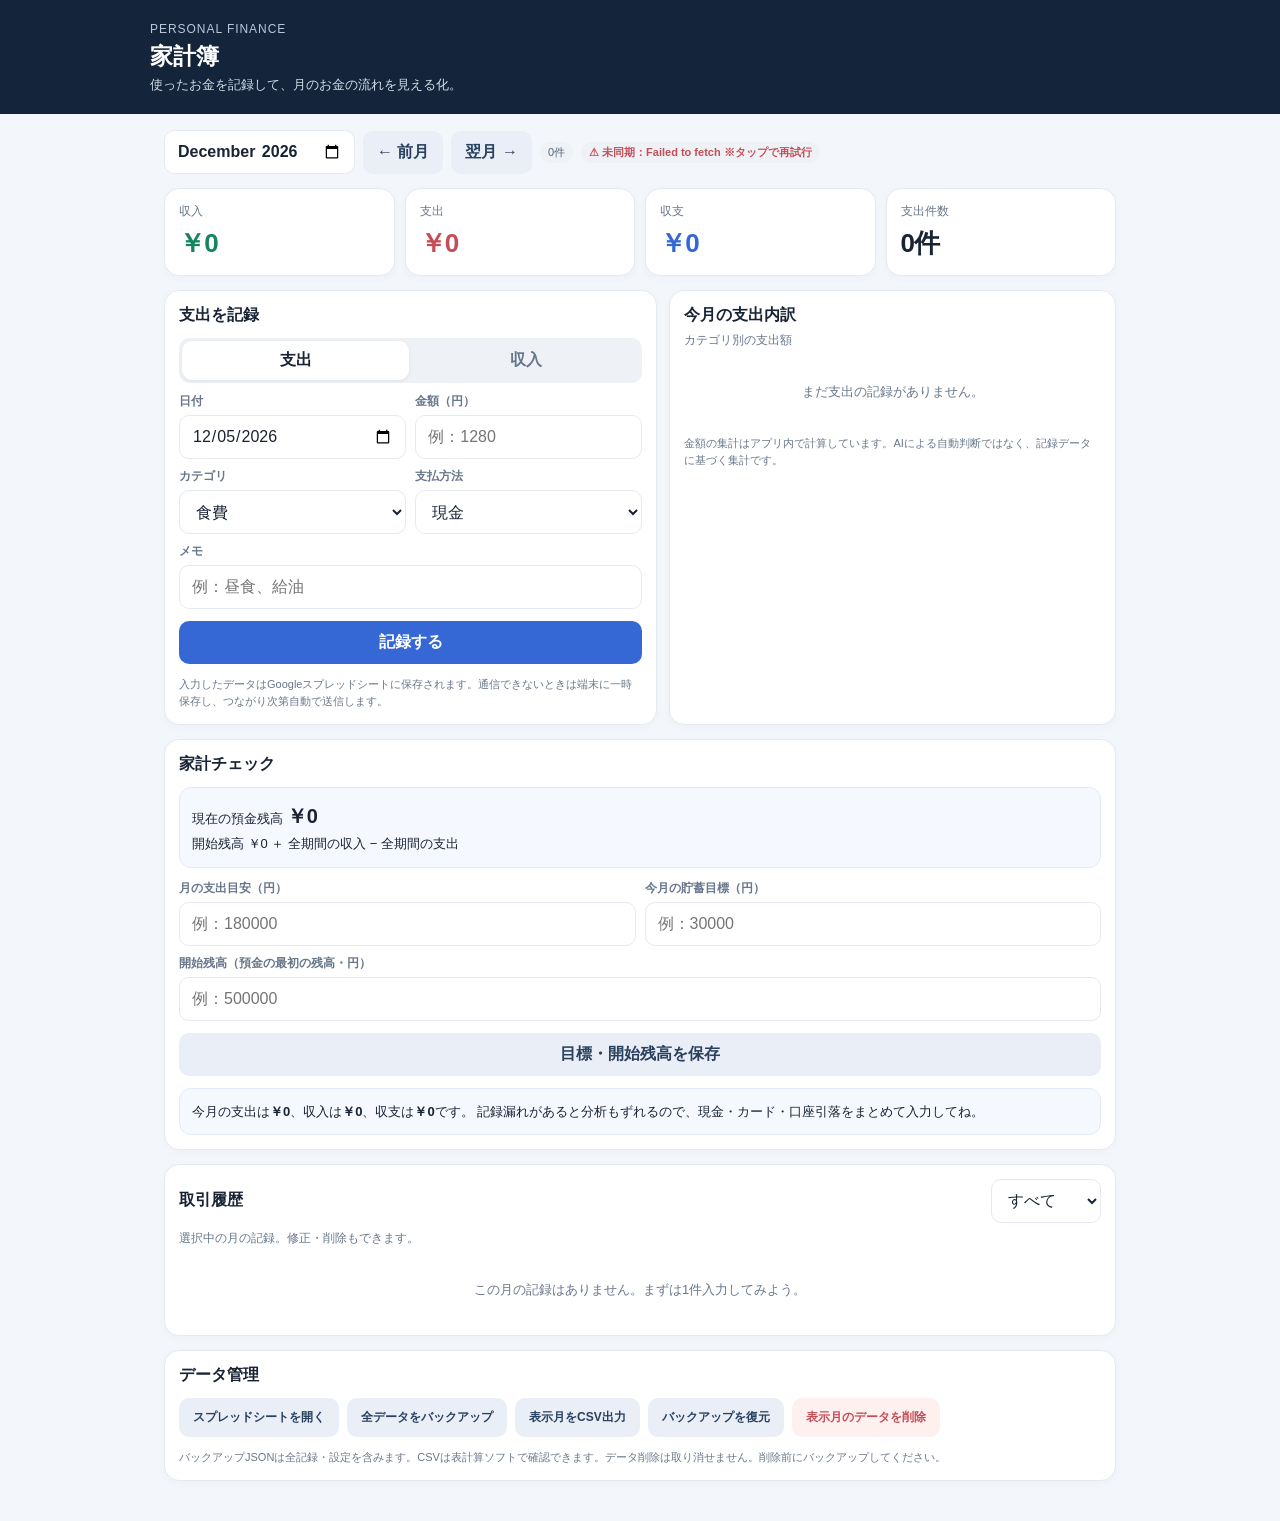
<file: index.html>
<!doctype html>
<html lang="ja">
<head>
<meta charset="utf-8">
<meta name="viewport" content="width=device-width,initial-scale=1,viewport-fit=cover">
<meta name="theme-color" content="#14243a">
<title>家計簿｜月のお金を見える化</title>
<style>
:root{--bg:#f3f6fa;--card:#fff;--ink:#182334;--muted:#68778b;--line:#e5eaf1;--navy:#14243a;--blue:#3568d4;--green:#16845d;--red:#c54d56}
*{box-sizing:border-box}body{margin:0;background:var(--bg);color:var(--ink);font-family:-apple-system,BlinkMacSystemFont,"Segoe UI",sans-serif}
header{background:var(--navy);color:#fff;padding:22px 18px 20px}header .wrap,main{max-width:980px;margin:auto}
.kicker{font-size:12px;letter-spacing:.08em;color:#b9c8db}h1{font-size:23px;margin:5px 0 4px}header p{margin:0;color:#d4deeb;font-size:13px}
main{padding:16px 14px 40px}.toolbar{display:flex;gap:8px;align-items:center;flex-wrap:wrap;margin-bottom:14px}
input,select,button{font:inherit}input,select{width:100%;padding:11px 12px;border:1px solid var(--line);border-radius:10px;background:#fff;color:var(--ink);min-width:0}
button{border:0;border-radius:10px;padding:11px 14px;font-weight:650;cursor:pointer}
.primary{background:var(--blue);color:#fff}.secondary{background:#e9eef7;color:#29415f}.danger{background:#fff0f0;color:var(--red)}
.month{width:auto;min-width:155px;font-weight:650}.grid{display:grid;grid-template-columns:repeat(4,minmax(0,1fr));gap:10px;margin-bottom:14px}
.card{background:var(--card);border:1px solid var(--line);border-radius:15px;padding:14px;box-shadow:0 2px 8px #18304a08}
.metric-label{font-size:12px;color:var(--muted)}.metric{font-size:clamp(19px,3vw,26px);font-weight:750;margin-top:6px;letter-spacing:-.03em}.income{color:var(--green)}.expense{color:var(--red)}.balance{color:var(--blue)}
.layout{display:grid;grid-template-columns:1.05fr .95fr;gap:12px;margin-bottom:14px}
h2{font-size:16px;margin:0 0 12px}.sub{font-size:12px;color:var(--muted);margin-top:-6px;margin-bottom:12px}
.formgrid{display:grid;grid-template-columns:1fr 1fr;gap:9px}.field{display:flex;flex-direction:column;gap:5px}.field label{font-size:12px;color:var(--muted);font-weight:600}.wide{grid-column:1/-1}
.segment{display:flex;background:#eef2f7;padding:3px;border-radius:10px;gap:3px}.segment button{flex:1;background:transparent;color:var(--muted);padding:9px}.segment button.active{background:#fff;color:var(--ink);box-shadow:0 1px 4px #0001}
.actions{display:flex;gap:8px;flex-wrap:wrap;margin-top:12px}.actions button{flex:1}
.barrow{margin:11px 0}.barhead{display:flex;justify-content:space-between;font-size:13px;gap:8px}.track{height:8px;background:#edf1f6;border-radius:9px;margin-top:6px;overflow:hidden}.fill{height:100%;border-radius:9px;background:#5d83d9}
.insight{background:#f5f8ff;border:1px solid #e1e9fb;border-radius:12px;padding:12px;font-size:13px;line-height:1.65}
.listhead{display:flex;justify-content:space-between;align-items:center;gap:10px;flex-wrap:wrap}.list{display:flex;flex-direction:column;gap:8px}
.entry{display:flex;align-items:center;justify-content:space-between;gap:10px;padding:11px 0;border-bottom:1px solid var(--line)}.entry:last-child{border-bottom:0}
.entry-main{min-width:0}.entry-title{font-size:14px;font-weight:650;overflow-wrap:anywhere}.entry-meta{font-size:11px;color:var(--muted);margin-top:3px}.entry-right{text-align:right;white-space:nowrap}.entry-amount{font-weight:750}.entry-buttons{display:flex;gap:5px;margin-top:4px;justify-content:flex-end}.entry-buttons button{font-size:11px;padding:5px 8px}
.empty{color:var(--muted);font-size:13px;text-align:center;padding:22px 8px}
.note{font-size:11px;color:var(--muted);line-height:1.55;margin-top:12px}
.footer-tools{display:flex;gap:8px;flex-wrap:wrap}.footer-tools button{font-size:12px}
#fileInput{display:none}.pill{display:inline-block;border-radius:99px;background:#eef2f7;color:#53647a;font-size:11px;padding:3px 8px}
@media(max-width:720px){.grid{grid-template-columns:repeat(2,minmax(0,1fr))}.layout{grid-template-columns:1fr}.metric{font-size:22px}}
@media(max-width:390px){.formgrid{grid-template-columns:1fr}.wide{grid-column:auto}.toolbar>*{flex:1}}
input,select{height:44px}input[type=date],input[type=month]{-webkit-appearance:none;appearance:none;text-align:left;line-height:1.2;display:block}
::-webkit-date-and-time-value{text-align:left;min-height:1.2em}
</style>
</head>
<body>
<header><div class="wrap"><div class="kicker">PERSONAL FINANCE</div><h1>家計簿</h1><p>使ったお金を記録して、月のお金の流れを見える化。</p></div></header>
<main>
  <div class="toolbar">
    <input class="month" id="month" type="month" aria-label="対象月">
    <button class="secondary" id="prev">← 前月</button><button class="secondary" id="next">翌月 →</button>
    <span class="pill" id="count">0件</span><button class="pill" id="sync" type="button" style="cursor:pointer;white-space:normal;text-align:left">同期待ち</button>
  </div>
  <section class="grid">
    <div class="card"><div class="metric-label">収入</div><div class="metric income" id="incomeTotal">¥0</div></div>
    <div class="card"><div class="metric-label">支出</div><div class="metric expense" id="expenseTotal">¥0</div></div>
    <div class="card"><div class="metric-label">収支</div><div class="metric balance" id="balanceTotal">¥0</div></div>
    <div class="card"><div class="metric-label">支出件数</div><div class="metric" id="expenseCount">0件</div></div>
  </section>
  <section class="layout">
    <div class="card">
      <h2 id="formTitle">支出を記録</h2>
      <div class="segment"><button id="expenseTab" class="active" type="button">支出</button><button id="incomeTab" type="button">収入</button></div>
      <form id="entryForm">
        <div class="formgrid" style="margin-top:10px">
          <div class="field"><label for="date">日付</label><input id="date" type="date" required></div>
          <div class="field"><label for="amount">金額（円）</label><input id="amount" type="number" min="1" step="1" placeholder="例：1280" required></div>
          <div class="field"><label for="category">カテゴリ</label><select id="category"></select></div>
          <div class="field"><label for="payment">支払方法</label><select id="payment"></select></div>
          <div class="field wide"><label for="memo">メモ</label><input id="memo" type="text" maxlength="80" placeholder="例：昼食、給油"></div>
        </div>
        <div class="actions"><button class="primary" id="saveBtn" type="submit">記録する</button><button class="secondary" id="cancelEdit" type="button" hidden>編集をやめる</button></div>
      </form>
      <div class="note">入力したデータはGoogleスプレッドシートに保存されます。通信できないときは端末に一時保存し、つながり次第自動で送信します。</div>
    </div>
    <div class="card">
      <h2>今月の支出内訳</h2><div class="sub">カテゴリ別の支出額</div><div id="breakdown"></div>
      <div class="note">金額の集計はアプリ内で計算しています。AIによる自動判断ではなく、記録データに基づく集計です。</div>
    </div>
  </section>
  <section class="card" style="margin-bottom:14px">
    <h2>家計チェック</h2>
    <div id="balanceNow" class="insight" style="margin-bottom:12px"></div>
    <div class="formgrid">
      <div class="field"><label for="monthlyBudget">月の支出目安（円）</label><input id="monthlyBudget" type="number" min="0" step="1000" placeholder="例：180000"></div>
      <div class="field"><label for="targetSavings">今月の貯蓄目標（円）</label><input id="targetSavings" type="number" min="0" step="1000" placeholder="例：30000"></div>
      <div class="field wide"><label for="openingBalance">開始残高（預金の最初の残高・円）</label><input id="openingBalance" type="number" step="1" placeholder="例：500000"></div>
    </div>
    <div class="actions"><button class="secondary" id="saveGoals" type="button">目標・開始残高を保存</button></div>
    <div id="insight" class="insight" style="margin-top:12px">記録が増えると、ここに今月の状況が表示されます。</div>
  </section>
  <section class="card">
    <div class="listhead"><h2 style="margin:0">取引履歴</h2><select id="filter" style="width:auto"><option value="all">すべて</option><option value="expense">支出のみ</option><option value="income">収入のみ</option></select></div>
    <div class="sub" style="margin-top:7px">選択中の月の記録。修正・削除もできます。</div><div class="list" id="entries"></div>
  </section>
  <section class="card" style="margin-top:14px">
    <h2>データ管理</h2>
    <div class="footer-tools">
      <button class="secondary" id="openSheet">スプレッドシートを開く</button>
      <button class="secondary" id="exportJson">全データをバックアップ</button>
      <button class="secondary" id="exportCsv">表示月をCSV出力</button>
      <button class="secondary" id="importBtn">バックアップを復元</button>
      <button class="danger" id="clearMonth">表示月のデータを削除</button>
      <input id="fileInput" type="file" accept=".json,application/json">
    </div>
    <div class="note">バックアップJSONは全記録・設定を含みます。CSVは表計算ソフトで確認できます。データ削除は取り消せません。削除前にバックアップしてください。</div>
  </section>
</main>
<script>
(()=>{
const $=id=>document.getElementById(id),KEY='kakeibo_v2_cache',QKEY='kakeibo_v2_queue';
// ▼ Apps ScriptのウェブアプリURL / 合言葉（GAS側のTOKENと同じ値。使わないなら空）
const GAS_URL='https://script.google.com/macros/s/AKfycbzcguUKlEn5_LxNTwRZwlXUlxoq6xgs6lrKZZVqPGSIlYY1ilvXO9C-KJ65jJhQqvVJ/exec',TOKEN='';
const expenseCats=['食費','日用品','住居・寮費','車ローン','自動車保険','駐車場','ガソリン','車の維持費','交通・高速','通信','医療','交際・娯楽','衣服','サブスク','その他'];
const incomeCats=['給与','賞与','通勤手当','返金・臨時収入','その他収入'];
const payCats=['現金','Visa','Master','JCB','QUICPay','iD','PayPay','Suica','その他'];
let db={entries:[],budget:0,savings:0},server={entries:[],budget:0,savings:0},queue=[],syncing=false,mode='expense',editing=null;
const today=new Date(),ymd=d=>`${d.getFullYear()}-${String(d.getMonth()+1).padStart(2,'0')}-${String(d.getDate()).padStart(2,'0')}`;
$('month').value=ymd(today).slice(0,7);$('date').value=ymd(today);
const uid=()=>'k'+Date.now().toString(36)+Math.random().toString(36).slice(2,8);
function load(){try{const x=JSON.parse(localStorage.getItem(KEY)||'null');if(x&&Array.isArray(x.entries))server=x;queue=JSON.parse(localStorage.getItem(QKEY)||'[]')}catch(e){}view()}
function persist(){localStorage.setItem(KEY,JSON.stringify(server));localStorage.setItem(QKEY,JSON.stringify(queue))}
function applyOp(t,o){if(o.op==='upsert'){const i=t.entries.findIndex(e=>e.id===o.entry.id);i>=0?t.entries[i]=o.entry:t.entries.push(o.entry)}else if(o.op==='delete')t.entries=t.entries.filter(e=>!o.ids.includes(e.id));else if(o.op==='settings'){t.budget=o.budget;t.savings=o.savings;t.opening=o.opening}else if(o.op==='replaceAll'){t.entries=o.entries.slice();t.budget=o.budget;t.savings=o.savings;t.opening=o.opening}}
function view(){db=JSON.parse(JSON.stringify(server));queue.forEach(o=>applyOp(db,o))}
function push(o){queue.push(o);persist();view();render();sync()}
async function call(body){const c=new AbortController(),t=setTimeout(()=>c.abort(),25000);try{const r=await fetch(GAS_URL,{method:'POST',headers:{'Content-Type':'text/plain;charset=utf-8'},body:JSON.stringify({...body,token:TOKEN}),signal:c.signal});const d=await r.json();if(d.result!=='ok')throw Error(d.message||'error');return d}finally{clearTimeout(t)}}
function status(t,c){$('sync').textContent=t;$('sync').style.color=c||''}
async function sync(){if(syncing)return;syncing=true;status('同期中…');try{const n=queue.length,d=await call({action:n?'batch':'list',ops:queue.slice(0,n)});queue.splice(0,n);server={entries:d.entries,budget:d.budget,savings:d.savings,opening:d.opening,sheetUrl:d.sheetUrl};persist();view();render();status(queue.length?'未送信'+queue.length+'件':'✓ 同期済み','var(--green)');if(queue.length)setTimeout(sync,0)}catch(e){persist();status('⚠ 未同期：'+(e.name==='AbortError'?'時間切れ':e.message)+(queue.length?'（'+queue.length+'件）':'')+' ※タップで再試行','var(--red)')}finally{syncing=false}}

function yen(n){return new Intl.NumberFormat('ja-JP',{style:'currency',currency:'JPY',maximumFractionDigits:0}).format(n||0)}
function monthEntries(){return db.entries.filter(e=>e.date.startsWith($('month').value))}
function setMode(m){mode=m;$('expenseTab').classList.toggle('active',m==='expense');$('incomeTab').classList.toggle('active',m==='income');$('formTitle').textContent=m==='expense'?'支出を記録':'収入を記録';$('saveBtn').textContent=editing?'変更を保存':'記録する';$('category').innerHTML=(m==='expense'?expenseCats:incomeCats).map(c=>`<option>${c}</option>`).join('');$('payment').parentNode.style.display=m==='income'?'none':''}
function resetForm(){editing=null;$('entryForm').reset();$('date').value=ymd(today);$('cancelEdit').hidden=true;setMode('expense')}
function esc(s){return String(s??'').replace(/[&<>"']/g,c=>({'&':'&amp;','<':'&lt;','>':'&gt;','"':'&quot;',"'":'&#39;'}[c]))}
function render(){
 const es=monthEntries(),inc=es.filter(e=>e.type==='income').reduce((a,e)=>a+e.amount,0),out=es.filter(e=>e.type==='expense').reduce((a,e)=>a+e.amount,0);
 $('incomeTotal').textContent=yen(inc);$('expenseTotal').textContent=yen(out);$('balanceTotal').textContent=yen(inc-out);$('balanceTotal').style.color=inc-out<0?'var(--red)':'var(--blue)';$('expenseCount').textContent=es.filter(e=>e.type==='expense').length+'件';$('count').textContent=es.length+'件';
 const sums={};es.filter(e=>e.type==='expense').forEach(e=>sums[e.category]=(sums[e.category]||0)+e.amount);
 const cats=Object.entries(sums).sort((a,b)=>b[1]-a[1]);$('breakdown').innerHTML=cats.length?cats.map(([c,v])=>`<div class="barrow"><div class="barhead"><span>${esc(c)}</span><b>${yen(v)}</b></div><div class="track"><div class="fill" style="width:${out?Math.max(2,v/out*100):0}%"></div></div></div>`).join(''):'<div class="empty">まだ支出の記録がありません。</div>';
 const budget=Number(db.budget)||0,savings=Number(db.savings)||0,remaining=budget-out;
 let msg=`今月の支出は<strong>${yen(out)}</strong>、収入は<strong>${yen(inc)}</strong>、収支は<strong>${yen(inc-out)}</strong>です。`;
 if(budget>0)msg+=remaining>=0?` 支出目安まで<strong>${yen(remaining)}</strong>あります。`:` 支出目安を<strong>${yen(-remaining)}</strong>超えています。`;
 if(savings>0)msg+=` 貯蓄目標は<strong>${yen(savings)}</strong>。収支が目標に届いているか確認しましょう。`;
 if(cats.length){const [top,val]=cats[0];msg+=` 最も大きい支出カテゴリは<strong>${esc(top)}</strong>（${yen(val)}、支出の${Math.round(val/Math.max(out,1)*100)}%）です。`}
 msg+=' 記録漏れがあると分析もずれるので、現金・カード・口座引落をまとめて入力してね。';$('insight').innerHTML=msg;
 const pend=new Set(queue.flatMap(o=>o.op==='upsert'?[o.entry.id]:[])),filter=$('filter').value,rows=es.filter(e=>filter==='all'||e.type===filter).sort((a,b)=>b.date.localeCompare(a.date)||String(b.id).localeCompare(String(a.id)));
 $('entries').innerHTML=rows.length?rows.map(e=>`<div class="entry"><div class="entry-main"><div class="entry-title">${esc(e.memo||e.category)}</div><div class="entry-meta">${e.date} ・ ${esc(e.category)} ・ ${e.type==='income'?'収入':'支出'}${e.payment&&e.type==='expense'?' ・ '+esc(e.payment):''}${pend.has(e.id)?' ・ ⏳未送信':''}</div></div><div class="entry-right"><div class="entry-amount ${e.type==='income'?'income':'expense'}">${e.type==='income'?'+':'−'}${yen(e.amount)}</div><div class="entry-buttons"><button class="secondary" data-edit="${e.id}">編集</button><button class="danger" data-del="${e.id}">削除</button></div></div></div>`).join(''):'<div class="empty">この月の記録はありません。まずは1件入力してみよう。</div>';
 [['monthlyBudget','budget'],['targetSavings','savings'],['openingBalance','opening']].forEach(([i,k])=>{if(document.activeElement!==$(i))$(i).value=db[k]||''});
 const bal=(Number(db.opening)||0)+db.entries.reduce((a,e)=>a+(e.type==='income'?e.amount:-e.amount),0);
 $('balanceNow').innerHTML=`現在の預金残高 <strong style="font-size:20px">${yen(bal)}</strong><br>開始残高 ${yen(db.opening)} ＋ 全期間の収入 − 全期間の支出`;
}
$('expenseTab').onclick=()=>setMode('expense');$('incomeTab').onclick=()=>setMode('income');
$('entryForm').onsubmit=e=>{e.preventDefault();const amount=Math.round(Number($('amount').value));if(!Number.isFinite(amount)||amount<=0)return alert('金額を正しく入力してください。');const obj={id:editing??uid(),date:$('date').value,type:mode,category:$('category').value,amount,payment:mode==='expense'?$('payment').value:'',memo:$('memo').value.trim()};push({op:'upsert',entry:obj});$('month').value=obj.date.slice(0,7);resetForm();render()};
$('cancelEdit').onclick=resetForm;
$('entries').onclick=e=>{const ed=e.target.dataset.edit,del=e.target.dataset.del;if(ed){const x=db.entries.find(z=>z.id==ed);if(!x)return;editing=x.id;mode=x.type;setMode(mode);$('date').value=x.date;$('amount').value=x.amount;if(![...$('category').options].some(o=>o.value===x.category))$('category').add(new Option(x.category));$('category').value=x.category;$('payment').value=x.payment||'現金';$('memo').value=x.memo||'';$('formTitle').textContent='記録を編集';$('saveBtn').textContent='変更を保存';$('cancelEdit').hidden=false;window.scrollTo({top:0,behavior:'smooth'})}if(del){if(!confirm('この記録を削除しますか？'))return;push({op:'delete',ids:[del]})}};
$('month').onchange=render;$('filter').onchange=render;
function shiftMonth(n){const [y,m]=$('month').value.split('-').map(Number),d=new Date(y,m-1+n,1);$('month').value=ymd(d).slice(0,7);render()}
$('prev').onclick=()=>shiftMonth(-1);$('next').onclick=()=>shiftMonth(1);
$('saveGoals').onclick=()=>{push({op:'settings',budget:Math.max(0,Number($('monthlyBudget').value)||0),savings:Math.max(0,Number($('targetSavings').value)||0),opening:Math.round(Number($('openingBalance').value)||0)});alert('保存しました。')};
function download(name,content,type){const a=document.createElement('a'),url=URL.createObjectURL(new Blob([content],{type}));a.href=url;a.download=name;document.body.appendChild(a);a.click();a.remove();setTimeout(()=>URL.revokeObjectURL(url),1000)}
$('exportJson').onclick=()=>download(`家計簿バックアップ_${ymd(today)}.json`,JSON.stringify(db,null,2),'application/json');
$('exportCsv').onclick=()=>{const rows=[['日付','区分','カテゴリ','支払方法','金額','メモ'],...monthEntries().map(e=>[e.date,e.type==='income'?'収入':'支出',e.category,e.payment||'',e.amount,e.memo||''])];const csv='\uFEFF'+rows.map(r=>r.map(v=>'"'+String(v).replace(/"/g,'""')+'"').join(',')).join('\r\n');download(`家計簿_${$('month').value}.csv`,csv,'text/csv;charset=utf-8')};
$('importBtn').onclick=()=>$('fileInput').click();
$('fileInput').onchange=async e=>{const f=e.target.files[0];if(!f)return;try{const x=JSON.parse(await f.text());if(!x||!Array.isArray(x.entries))throw Error();if(!confirm('現在のデータをバックアップ内容で置き換えます。よろしいですか？'))return;push({op:'replaceAll',entries:x.entries.map(e=>({...e,id:String(e.id||uid())})),budget:x.budget||0,savings:x.savings||0,opening:x.opening||0});alert('復元しました。')}catch(err){alert('バックアップJSONを読み込めませんでした。')}e.target.value=''};
$('clearMonth').onclick=()=>{const m=$('month').value,n=monthEntries().length;if(!n)return alert('削除する記録がありません。');if(!confirm(`${m}の${n}件をすべて削除します。この操作は取り消せません。続けますか？`))return;push({op:'delete',ids:monthEntries().map(e=>e.id)})};
$('payment').innerHTML=payCats.map(c=>`<option>${c}</option>`).join('');
$('sync').onclick=sync;$('openSheet').onclick=()=>server.sheetUrl?open(server.sheetUrl):alert('同期が完了すると開けます。');
addEventListener('online',sync);document.addEventListener('visibilitychange',()=>{if(!document.hidden)sync()});
load();setMode('expense');render();sync();
})();
</script>
</body></html>
</file>
